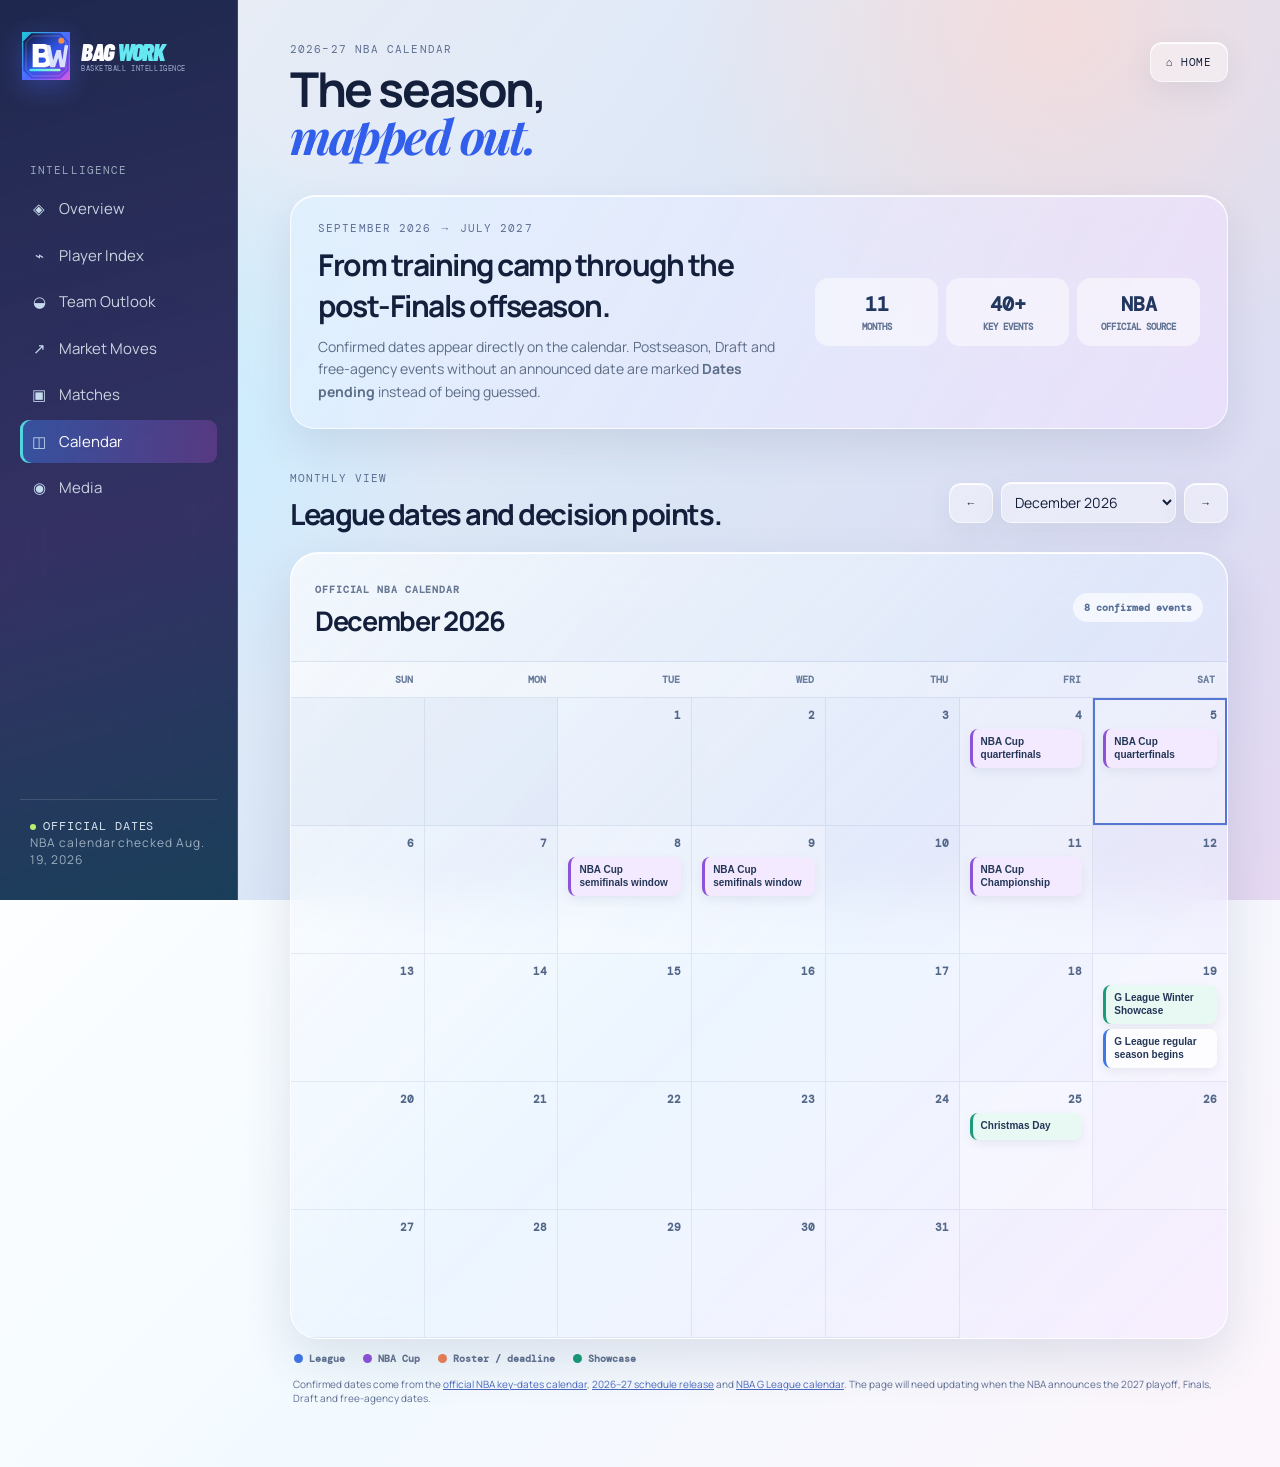
<file: calendar.html>
<!doctype html>
<html lang="en">
<head>
  <meta charset="UTF-8">
  <meta name="viewport" content="width=device-width,initial-scale=1.0">
  <script src="analytics.js"></script>
  <title>BagWork — NBA Calendar</title><link rel="icon" href="bagwork-mark.svg" type="image/svg+xml">
  <link rel="stylesheet" href="styles.css?v=8">
  <link rel="stylesheet" href="market.css?v=5">
</head>
<body>
  <div class="app-shell">
    <aside class="sidebar">
      <a class="brand" href="index.html" aria-label="BagWork home"><span class="brand-mark" aria-hidden="true"><img src="bagwork-mark.svg" alt=""></span><span class="brand-type"><strong class="brand-name">BAG<span>WORK</span></strong><small class="brand-tag">BASKETBALL INTELLIGENCE</small></span></a>
      <nav>
        <p class="nav-label">INTELLIGENCE</p>
        <a class="nav-link" href="index.html"><span>◈</span>Overview</a>
        <a class="nav-link" href="players.html"><span>⌁</span>Player Index</a>
        <a class="nav-link" href="teams.html"><span>◒</span>Team Outlook</a>
        <a class="nav-link" href="market.html"><span>↗</span>Market Moves</a>
        <a class="nav-link" href="matches.html"><span>▣</span>Matches</a>
        <a class="nav-link active" href="calendar.html"><span>◫</span>Calendar</a>
        <a class="nav-link" href="media.html"><span>◉</span>Media</a>
      </nav>
      <div class="sidebar-bottom"><span class="live-dot"></span>OFFICIAL DATES<br><small>NBA calendar checked Aug. 19, 2026</small></div>
    </aside>
    <main>
      <header>
        <div><p class="eyebrow">2026–27 NBA CALENDAR</p><h1>The season,<br><em>mapped out.</em></h1></div>
        <div class="header-actions"><a class="outline-btn" href="index.html">⌂ HOME</a></div>
      </header>
      <section class="calendar-page-intro">
        <div><p class="eyebrow">SEPTEMBER 2026 → JULY 2027</p><h2>From training camp through the post-Finals offseason.</h2><p>Confirmed dates appear directly on the calendar. Postseason, Draft and free-agency events without an announced date are marked <b>Dates pending</b> instead of being guessed.</p></div>
        <div class="calendar-kpis"><span><b>11</b> MONTHS</span><span><b>40+</b> KEY EVENTS</span><span><b>NBA</b> OFFICIAL SOURCE</span></div>
      </section>
      <section class="calendar-section calendar-page">
        <div class="section-heading calendar-heading"><div><p class="eyebrow">MONTHLY VIEW</p><h2>League dates and decision points.</h2></div><div class="calendar-nav"><button class="outline-btn" id="calendarPrev" aria-label="Previous month">←</button><select class="season-select" id="calendarMonth" aria-label="Calendar month"></select><button class="outline-btn" id="calendarNext" aria-label="Next month">→</button></div></div>
        <div class="month-calendar" id="monthCalendar" aria-live="polite"></div>
        <div class="calendar-legend"><span><i class="league"></i>League</span><span><i class="cup"></i>NBA Cup</span><span><i class="deadline"></i>Roster / deadline</span><span><i class="showcase"></i>Showcase</span></div>
        <p class="calendar-source">Confirmed dates come from the <a href="https://www.nba.com/news/key-dates" target="_blank" rel="noreferrer">official NBA key-dates calendar</a>, <a href="https://www.nba.com/news/2026-27-nba-regular-season-schedule" target="_blank" rel="noreferrer">2026–27 schedule release</a> and <a href="https://gleague.nba.com/key-dates" target="_blank" rel="noreferrer">NBA G League calendar</a>. The page will need updating when the NBA announces the 2027 playoff, Finals, Draft and free-agency dates.</p>
      </section>
    </main>
  </div>
  <script src="season-calendar.js?v=2"></script>
</body>
</html>
</file>
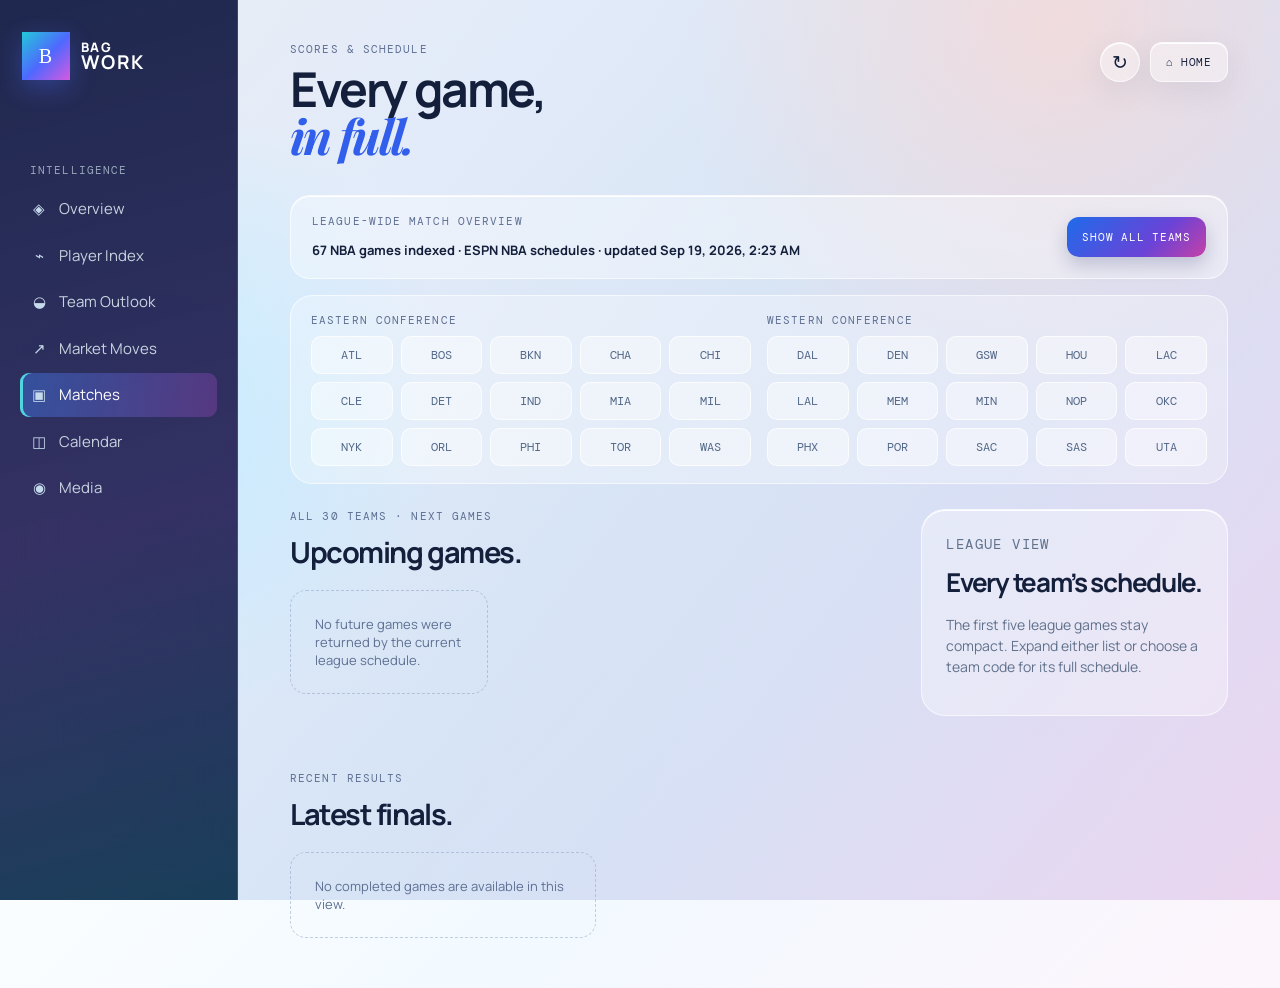
<file: matches.html>
<!doctype html>
<html lang="en">
<head>
  <meta charset="UTF-8">
  <meta name="viewport" content="width=device-width,initial-scale=1.0">
  <script src="analytics.js"></script>
  <title>BagWork — Matches</title><link rel="icon" href="bagwork-mark.svg" type="image/svg+xml">
  <link rel="stylesheet" href="styles.css?v=8">
</head>
<body>
  <div class="app-shell">
    <aside class="sidebar">
      <a class="brand" href="index.html" aria-label="BagWork home"><span class="brand-mark" aria-hidden="true"><img src="bagwork-mark.svg" alt=""></span><span class="brand-type"><strong class="brand-name">BAG<span>WORK</span></strong><small class="brand-tag">BASKETBALL INTELLIGENCE</small></span></a>
      <nav>
        <p class="nav-label">INTELLIGENCE</p>
        <a class="nav-link" href="index.html"><span>◈</span>Overview</a>
        <a class="nav-link" href="players.html"><span>⌁</span>Player Index</a>
        <a class="nav-link" href="teams.html"><span>◒</span>Team Outlook</a>
        <a class="nav-link" href="market.html"><span>↗</span>Market Moves</a>
        <a class="nav-link active" href="matches.html"><span>▣</span>Matches</a>
        <a class="nav-link" href="calendar.html"><span>◫</span>Calendar</a>
        <a class="nav-link" href="media.html"><span>◉</span>Media</a>
      </nav>
    </aside>
    <main>
      <header>
        <div><p class="eyebrow">SCORES & SCHEDULE</p><h1>Every game,<br><em>in full.</em></h1></div>
        <div class="header-actions"><button class="icon-btn" id="refreshMatches">↻</button><a class="outline-btn" href="index.html">⌂ HOME</a></div>
      </header>
      <section class="league-toolbar"><div><p class="eyebrow">LEAGUE-WIDE MATCH OVERVIEW</p><b id="matchStatus">Loading every team’s next game…</b></div><button class="dark-btn" id="clearTeam">SHOW ALL TEAMS</button></section>
      <section class="team-picker"><div><p class="eyebrow">EASTERN CONFERENCE</p><div id="eastTeams" class="team-column"></div></div><div><p class="eyebrow">WESTERN CONFERENCE</p><div id="westTeams" class="team-column"></div></div></section>
      <section id="following" class="following-section" hidden><p class="eyebrow">FOLLOWING</p><div id="followingTeams" class="following-list"></div></section>
      <section class="match-grid">
        <section><div class="section-heading"><div><p class="eyebrow" id="matchScope">ALL TEAMS</p><h2>Upcoming games.</h2></div></div><div id="upcomingMatches" class="match-list"></div></section>
        <aside id="teamGameAnalysis" class="game-analysis"><p class="eyebrow">LEAGUE VIEW</p><h2>Choose a team.</h2><p>Choose a short team code to focus the schedule, results, and team-specific match analysis.</p></aside>
      </section>
      <section class="results-section"><div class="section-heading"><div><p class="eyebrow">RECENT RESULTS</p><h2>Latest finals.</h2></div></div><div id="recentResults" class="match-list"></div></section>
      <section id="gameDetail" class="boxscore-panel" hidden></section>
    </main>
  </div>
  <script src="matches.js"></script>
</body>
</html>
</file>
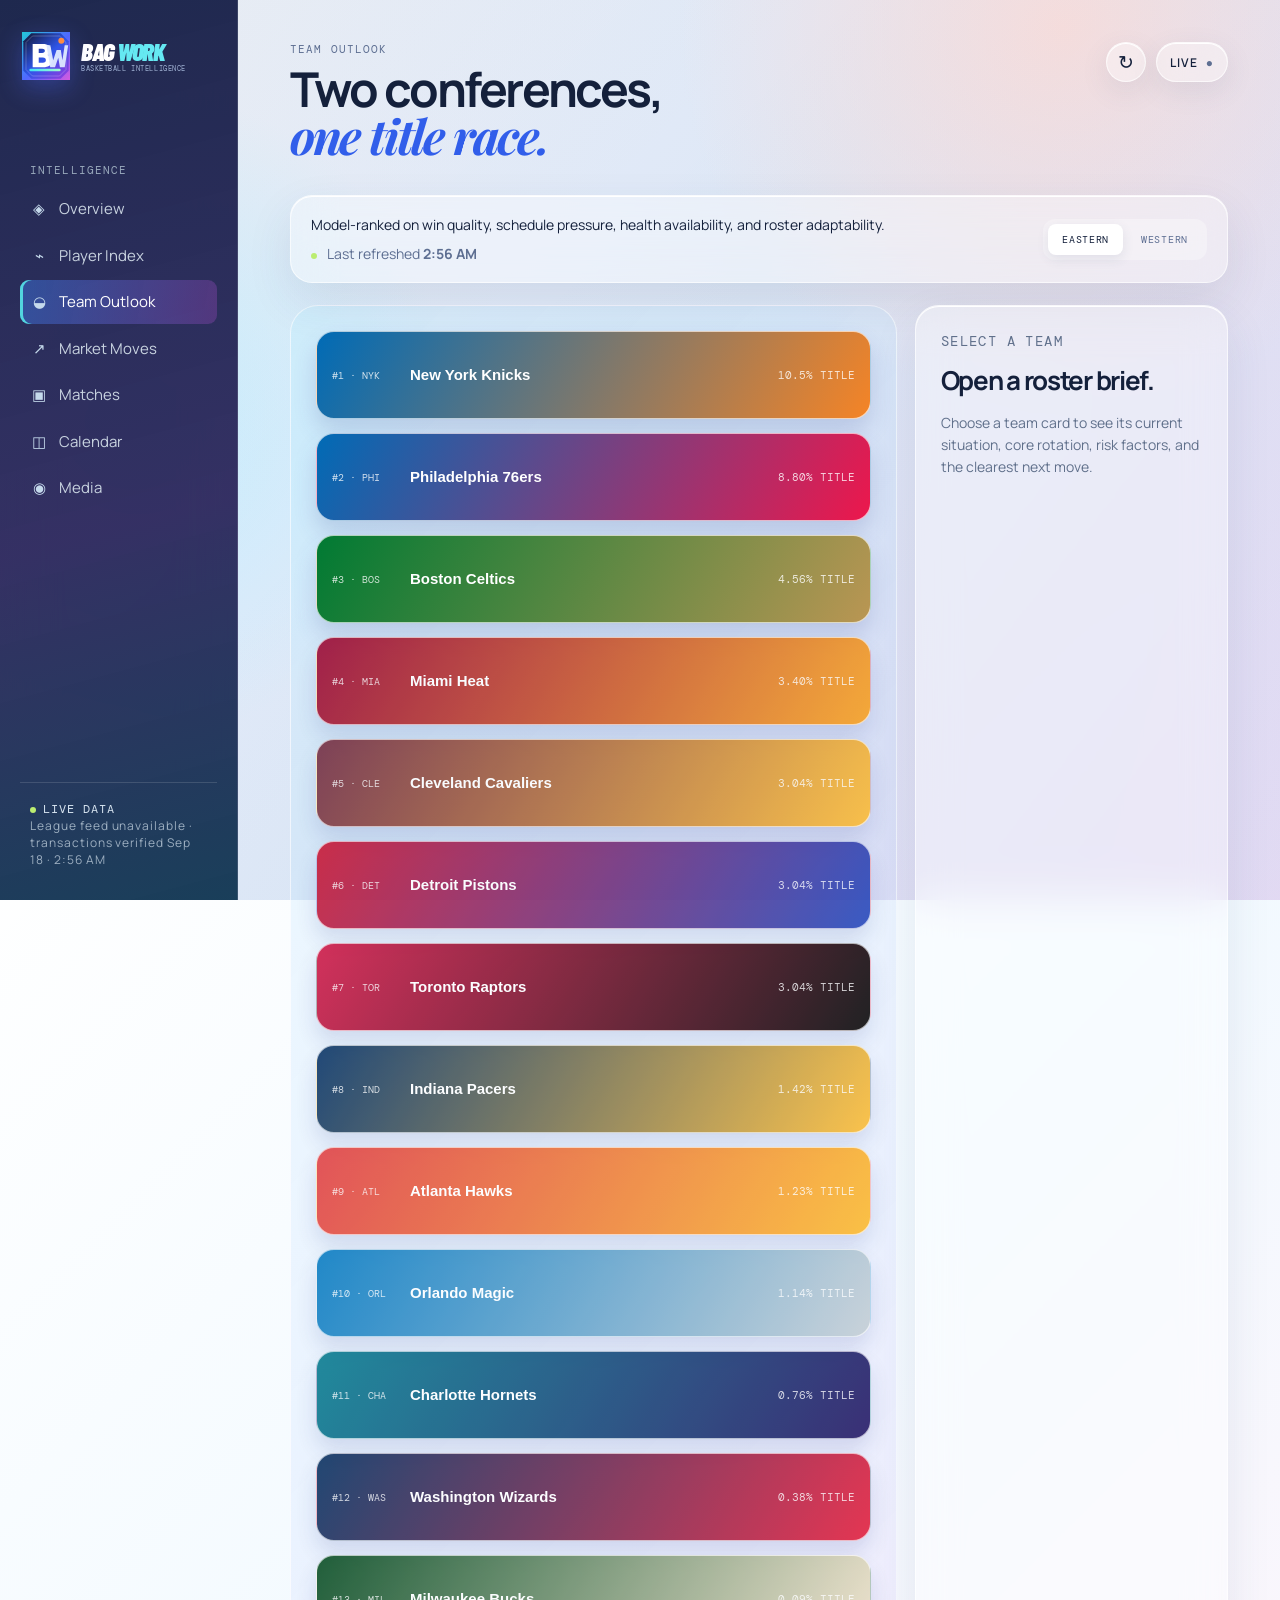
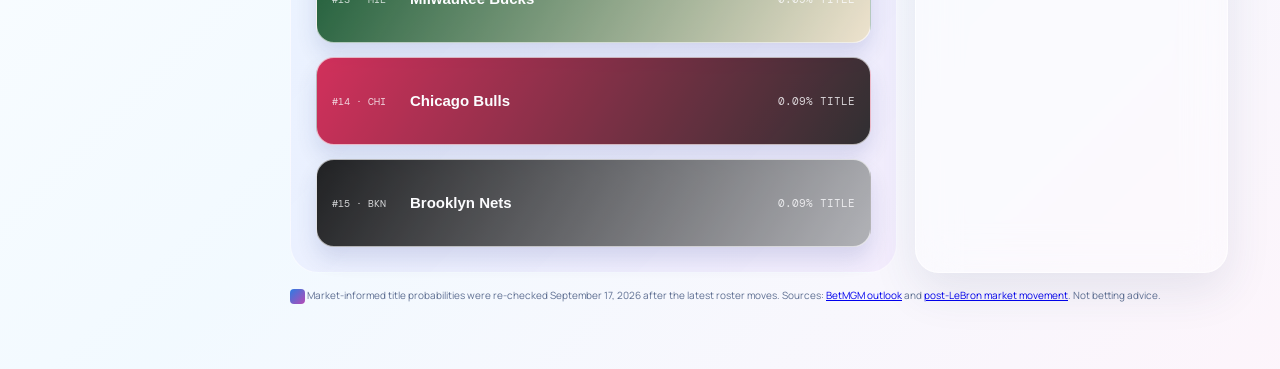
<file: teams.html>
<!doctype html>
<html lang="en">
<head>
  <meta charset="UTF-8">
  <meta name="viewport" content="width=device-width,initial-scale=1.0">
  <script src="analytics.js"></script>
  <title>BagWork — Team Outlook</title><link rel="icon" href="bagwork-mark.svg" type="image/svg+xml">
  <link rel="stylesheet" href="styles.css?v=8">
  <link rel="stylesheet" href="enhancements.css?v=2">
</head>
<body>
  <div class="app-shell">
    <aside class="sidebar">
      <a class="brand" href="index.html" aria-label="BagWork home"><span class="brand-mark" aria-hidden="true"><img src="bagwork-mark.svg" alt=""></span><span class="brand-type"><strong class="brand-name">BAG<span>WORK</span></strong><small class="brand-tag">BASKETBALL INTELLIGENCE</small></span></a>
      <nav><p class="nav-label">INTELLIGENCE</p><a class="nav-link" href="index.html"><span>◈</span>Overview</a><a class="nav-link" href="players.html"><span>⌁</span>Player Index</a><a class="nav-link active" href="teams.html"><span>◒</span>Team Outlook</a><a class="nav-link" href="market.html"><span>↗</span>Market Moves</a></nav>
      <div class="sidebar-bottom"><span class="live-dot"></span>LIVE DATA<br><small data-live-status>Connecting to league feed…</small></div>
    </aside>
    <main>
      <header><div><p class="eyebrow">TEAM OUTLOOK</p><h1>Two conferences,<br><em>one title race.</em></h1></div><div class="header-actions"><button class="icon-btn js-refresh" aria-label="Refresh league data">↻</button><span class="profile live-profile">LIVE <span>●</span></span></div></header>
      <section class="team-intro"><div><p>Model-ranked on win quality, schedule pressure, health availability, and roster adaptability.</p><small><span class="live-dot"></span> Last refreshed <b data-refresh-time>—</b></small></div><div class="conference-switch" role="tablist"><button class="tab active" data-conference="East">EASTERN</button><button class="tab" data-conference="West">WESTERN</button></div></section>
      <section class="team-layout"><div class="hex-board" id="hexBoard"></div><aside class="team-detail" id="teamDetail"><p class="eyebrow">SELECT A TEAM</p><h2>Open a roster brief.</h2><p>Choose a team to see its current situation, core rotation, risk factors, and smartest next move.</p></aside></section>
      <section class="model-key"><span class="hex-mini"></span> Roster membership is checked against BagWork’s latest ESPN roster snapshot before a full team profile is shown.</section>
    </main>
  </div>
  <script src="roster-data.js?v=2"></script>
  <script src="app.js?v=11"></script>
</body>
</html>
</file>
<file: styles.css>
@import url('https://fonts.googleapis.com/css2?family=Barlow+Condensed:ital,wght@0,700;0,800;0,900;1,800;1,900&family=DM+Mono&family=Manrope:wght@400;500;600;700;800&family=Playfair+Display:ital,wght@0,700;1,700&display=swap');
.brand{gap:11px!important;margin-left:2px!important}.brand-mark{position:relative!important;display:grid!important;place-items:center!important;width:48px!important;height:48px!important;min-width:48px!important;border:0!important;border-radius:0!important;background:none!important;box-shadow:0 14px 30px #2347c85c!important;overflow:visible!important;transition:transform .22s ease,filter .22s ease}.brand:hover .brand-mark{transform:translateY(-2px) rotate(-2deg);filter:saturate(1.15) brightness(1.06)}.brand-mark:before,.brand-mark:after{content:none!important}.brand-mark img{display:block;width:100%;height:100%;object-fit:contain}.brand-type{display:flex!important;min-width:0!important;flex-direction:column!important;gap:2px!important}.brand-name{font:900 italic 25px/.9 "Barlow Condensed",Impact,sans-serif!important;letter-spacing:-.045em!important;white-space:nowrap!important}.brand-name>span{margin-left:3px!important;color:#65e8f2!important;font-style:italic!important}.brand-tag{color:#9fb0d2!important;font:7px/1 "DM Mono",monospace!important;letter-spacing:.08em!important;white-space:nowrap!important}.team-logo{overflow:hidden;border:1px solid #ffffffa6;background:linear-gradient(145deg,#ffffffd9,#e8f0ffb8)!important}.team-logo img{display:block;width:82%;height:82%;object-fit:contain}.team-logo>span:not([hidden]){display:grid;width:100%;height:100%;place-items:center;color:#315087;font:700 11px "DM Mono"}@media(max-width:900px){.brand{width:max-content}.brand-mark{width:43px!important;height:43px!important;min-width:43px!important}.brand-name{font-size:23px!important}.brand-tag{font-size:6px!important}}
.team-themed{background:radial-gradient(circle at 88% 4%,color-mix(in srgb,var(--team-secondary) 40%,white),transparent 35%),radial-gradient(circle at 8% 78%,color-mix(in srgb,var(--team-primary) 26%,white),transparent 33%),linear-gradient(135deg,color-mix(in srgb,var(--team-primary) 12%,#edf5ff),color-mix(in srgb,var(--team-secondary) 15%,#f7efff))!important}.team-themed .sidebar{background:linear-gradient(165deg,color-mix(in srgb,var(--team-primary) 78%,#111b3a),color-mix(in srgb,var(--team-secondary) 58%,#111b3a))!important}.team-themed .team-hero{background:linear-gradient(125deg,color-mix(in srgb,var(--team-primary) 24%,#ffffffb8),color-mix(in srgb,var(--team-secondary) 22%,#ffffffa8))!important;border-color:color-mix(in srgb,var(--team-primary) 38%,white)!important}.team-themed .roster-section{background:linear-gradient(145deg,#ffffff8c,color-mix(in srgb,var(--team-secondary) 11%,#ffffff7a))!important}.team-themed .coach-card,.team-themed .team-source{border:1px solid color-mix(in srgb,var(--team-primary) 25%,white);background:#ffffff9c!important}.team-themed .live-dot{background:color-mix(in srgb,var(--team-secondary) 70%,#dfff9b)!important}
.player-avatar{position:relative;width:42px!important;height:42px!important;min-width:42px!important;overflow:hidden!important;border:1px solid #ffffffc7!important;background:linear-gradient(145deg,#dce9ff,#eedfff)!important;box-shadow:0 5px 14px #273b7330!important}.player-avatar img{display:block;width:100%;height:100%;object-fit:cover;object-position:top center;background:#dfe7f7}.player-avatar>span{width:100%;height:100%;place-items:center;font:700 11px 'DM Mono';color:#40598f}.player-avatar>span:not([hidden]){display:grid}.player-link{min-height:44px}.player-link:hover .player-avatar{transform:scale(1.06);box-shadow:0 7px 18px #3158b342!important}.compare-panel[hidden]{display:none!important}
:root{font-size:17px}.nav-link{font-size:15px!important;line-height:1.3}.nav-label,.eyebrow{font-size:11px!important;letter-spacing:.1em!important}.sidebar-bottom,.sidebar-bottom small{font-size:12px!important;line-height:1.45}.hero-body>p,.hero-team div span,.hero-footer,.hero-scale,.metrics-grid p,.metrics-grid span,.conference-head span{font-size:12px!important}.hero-team h2{font-size:25px!important}.data-note b,.data-note p,.team-intro p,.team-intro small,.team-detail p,.market-card p,.calendar-intro p,.event-card b,.event-card small{font-size:14px!important;line-height:1.55!important}.outline-btn,.dark-btn,.text-button,.model-chip,.season-select,.select-wrap,.market-card button{font-size:11px!important}.search-field input,.select-wrap select,.season-select{font-size:14px!important}.rank-toolbar b{font-size:15px!important}th{font-size:10px!important}td{font-size:14px!important;line-height:1.4}.player-cell{font-size:14px!important}.panel-footer{font-size:13px!important}.game-card>span,.game-card small,.game-card i,.boxscore-grid a span,.news-meta{font-size:12px!important}.game-card b{font-size:17px!important}.game-analysis p,.boxscore-grid a,.news-card p,.source-card span{font-size:14px!important;line-height:1.5!important}.news-card h3{font-size:19px!important}.team-code{font-size:12px!important}.hex b{font-size:12px!important}.hex small,.hex em{font-size:10px!important}.profile-meta b,.profile-meta span,.coach-card b,.coach-card span,.roster-person b,.roster-person small,.team-source{font-size:13px!important}.player-stats span,.player-stats b{font-size:12px!important}.player-stats b{font-size:27px!important}@media(max-width:560px){:root{font-size:16px}.nav-link{font-size:14px!important}.game-card b{font-size:16px!important}td{font-size:13px!important}}
.live-profile{display:inline-flex;align-items:center;min-height:40px;letter-spacing:.08em}.live-profile span{color:#2d9864;padding-left:7px}
:root{--blue:#315eea!important;--violet:#8a45d6!important;--ink:#14203b!important;--muted:#5e6f92!important}.app-shell{background:linear-gradient(135deg,#ffcc6614,transparent 25%,#30a8ff10 65%,#d85dc410)!important}.sidebar{background:linear-gradient(165deg,rgba(17,28,67,.94),rgba(35,28,83,.9) 58%,rgba(10,49,77,.93))!important}.brand-mark{border:0!important;background:linear-gradient(135deg,#23c7d9,#4f68ff 52%,#d65adf)!important;color:#fff!important;box-shadow:0 8px 24px #4f68ff55!important}.nav-link:hover,.nav-link.active{background:linear-gradient(100deg,#3e87ff66,#c452df40)!important;box-shadow:inset 3px 0 #52d5df!important}.hero-card{background:linear-gradient(125deg,#e9faffb8,#d9e2ff9e 56%,#f8dbff9e)!important}.signal-card{background:linear-gradient(135deg,#172f73,#57288b 58%,#b13f8e)!important}.dark-btn{background:linear-gradient(135deg,#1f6bea,#6a43d7 62%,#c640a6)!important}.market-hero{background:linear-gradient(115deg,#49b9ee9e,#8872f0a1,#ef81989c)!important}.team-code:hover,.team-code.active{background:linear-gradient(135deg,#266fe7,#a344d8)!important;border-color:#5e59e7!important}.game-card:hover,.news-card:hover,.market-card:hover{border-color:#83a7ff!important;box-shadow:0 14px 28px #4358b52b,inset 0 1px #fff!important}.hex-board{grid-template-columns:repeat(3,minmax(0,1fr))!important;min-height:0!important;background:linear-gradient(135deg,#bcefff4d,#e2c8ff38)!important}.hex{min-height:116px!important;aspect-ratio:auto!important;padding:17px 15px!important;border:1px solid #ffffffa8!important;border-radius:18px!important;clip-path:none!important;background:linear-gradient(135deg,#2b7bdc,#6746bf)!important;box-shadow:0 12px 22px #3a4b9630!important;opacity:.86!important}.hex:nth-child(3n+2){background:linear-gradient(135deg,#0b9fb4,#416de1)!important}.hex:nth-child(3n){background:linear-gradient(135deg,#7546c7,#be4d9a)!important}.hex:nth-child(-n+3),.hex.selected{background:linear-gradient(135deg,#213f9b,#7b3ed3 58%,#d349aa)!important;opacity:1!important}.hex:hover{transform:translateY(-4px)!important}.hex-mini{border-radius:4px!important;clip-path:none!important;background:linear-gradient(135deg,#2c7ce3,#b849b5)!important}.player-pagination{display:flex;align-items:center;gap:5px;margin-left:auto}.player-pagination button{min-width:30px;height:30px;padding:0 8px;border:1px solid #c1cdf1;background:#ffffff8c;color:#40577f;border-radius:8px;font:10px 'DM Mono'}.player-pagination button.active{background:linear-gradient(135deg,#376ee6,#8650d5);border-color:transparent;color:#fff}.player-pagination button:disabled{opacity:.35;cursor:not-allowed}.player-pagination span{color:#7082a6;font:12px 'DM Mono'}.expand-schedule{margin-top:2px;border-color:#8767e0a8!important;background:linear-gradient(100deg,#e9f7ffb8,#f4e5ffb8)!important;color:#4b45a1!important}@media(max-width:900px){.hex-board{grid-template-columns:repeat(2,minmax(0,1fr))!important}}@media(max-width:560px){.hex-board{grid-template-columns:1fr!important}.player-pagination{width:100%;margin:12px 0 0;justify-content:center}.panel-footer{flex-wrap:wrap}.hex{min-height:92px!important}}
.league-list{grid-template-columns:repeat(3,minmax(0,1fr));gap:9px}.league-list .game-card{grid-template-columns:1fr;gap:6px;padding:14px}.league-list .game-card small{grid-column:auto}.league-list .game-card i{display:none}.expand-schedule{width:100%;padding:14px;border:1px dashed #7188b8a1;border-radius:15px;background:#ffffff4a;color:#4260b4;font:11px 'DM Mono';letter-spacing:.07em}@media(max-width:1000px){.league-list{grid-template-columns:repeat(2,minmax(0,1fr))}}@media(max-width:560px){.league-list{grid-template-columns:1fr}}
.league-toolbar{display:flex;justify-content:space-between;align-items:center;gap:20px;padding:18px 21px;margin-bottom:16px;border:1px solid var(--line);border-radius:20px;background:#ffffff56;box-shadow:inset 0 1px #fff}.league-toolbar b{font-size:13px}.team-picker{display:grid;grid-template-columns:1fr 1fr;gap:16px;padding:17px 20px;margin-bottom:25px;border:1px solid var(--line);border-radius:22px;background:#ffffff48}.team-column{display:grid;grid-template-columns:repeat(5,1fr);gap:8px}.team-code{position:relative;padding:10px 3px;border:1px solid #ffffffb3;border-radius:10px;background:#ffffff6b;color:#536889;font:11px 'DM Mono'}.team-code:hover,.team-code.active{background:#526dcc;color:white;border-color:#526dcc}.team-code span{position:absolute;right:4px;top:2px;color:#e7ed81;font-size:8px}.preview-clubs{display:grid;grid-template-columns:1fr 1fr;gap:13px;margin:18px 0}.preview-clubs div{display:flex;align-items:center;gap:12px;padding:14px;border-radius:15px;background:#ffffff78}.preview-clubs img{width:42px;height:42px;object-fit:contain}.preview-clubs b,.preview-clubs span{display:block}.preview-clubs b{font-size:13px}.preview-clubs span{margin-top:3px;color:var(--muted);font-size:10px}@media(max-width:700px){.league-toolbar{align-items:flex-start;flex-direction:column}.team-picker{grid-template-columns:1fr}.team-column{grid-template-columns:repeat(5,1fr)}.preview-clubs{grid-template-columns:1fr}}
.compare-panel{display:grid;grid-template-columns:260px 1fr;gap:24px;margin:-4px 0 20px;padding:22px;border:1px solid var(--line);border-radius:20px;background:#ffffff5d;box-shadow:inset 0 1px #fff}.compare-panel h2{font-size:24px}.compare-panel label{display:block;margin-top:12px;color:var(--muted);font:10px 'DM Mono'}.compare-panel select{display:block;width:100%;margin-top:5px;padding:9px;border:1px solid #ffffffa8;border-radius:10px;background:#fff;font:12px Manrope}.compare-panel table{min-width:0}.compare-panel th,.compare-panel td{text-align:center}@media(max-width:700px){.compare-panel{grid-template-columns:1fr}}
.player-ability{display:grid;grid-template-columns:1fr 260px;gap:24px;align-items:center;margin-top:18px;padding:23px 28px;border:1px solid var(--line);border-radius:24px;background:#ffffff56;box-shadow:inset 0 1px #fff}.player-ability h2{font-size:25px}.player-ability p:not(.eyebrow){max-width:430px;color:#60718b;font-size:13px;line-height:1.55}.player-ability svg{width:230px;justify-self:center}@media(max-width:700px){.player-ability{grid-template-columns:1fr}.player-ability svg{justify-self:start}}
.match-controls{display:flex;align-items:end;gap:12px;padding:17px 20px;margin-bottom:17px;border:1px solid var(--line);border-radius:20px;background:#ffffff54;box-shadow:inset 0 1px #fff}.match-controls #matchStatus{margin-left:auto;color:var(--muted);font-size:12px}.following-section{margin-bottom:22px}.following-list{display:flex;gap:9px;overflow:auto}.following-list button{padding:9px 12px;border:1px solid #ffffffb3;border-radius:12px;background:#ffffff65;color:var(--ink);font:11px 'DM Mono';white-space:nowrap}.following-list span{margin-left:5px;color:var(--muted);font-family:Manrope}.match-grid{display:grid;grid-template-columns:1.6fr .8fr;gap:18px}.match-list{display:grid;gap:10px}.game-card{display:grid;grid-template-columns:140px 1fr auto;align-items:center;gap:14px;width:100%;padding:18px;text-align:left;border:1px solid var(--line);border-radius:18px;background:#ffffff5e;color:var(--ink);box-shadow:inset 0 1px #fff}.game-card>span{color:#6379aa;font:10px 'DM Mono'}.game-card b{font-size:15px}.game-card small{grid-column:2;color:var(--muted);font-size:11px}.game-card i{grid-column:3;grid-row:1/3;color:#4662b5;font:10px 'DM Mono';font-style:normal}.game-analysis,.boxscore-panel{padding:24px;border:1px solid var(--line);border-radius:24px;background:#ffffff55;box-shadow:inset 0 1px #fff}.game-analysis h2,.boxscore-panel h2{font-size:26px}.game-analysis p{color:#60718b;font-size:14px;line-height:1.6}.game-analysis small{color:var(--muted);font-size:11px}.results-section{margin-top:55px}.empty-card{padding:24px;border:1px dashed #8599bf75;border-radius:16px;color:var(--muted);font-size:13px}.boxscore-panel{margin-top:20px}.highlight-link{display:inline-block;margin:12px 0 19px;color:#405fae;font:10px 'DM Mono';letter-spacing:.07em}.boxscore-grid{display:grid;grid-template-columns:1fr 1fr;gap:15px}.boxscore-grid article{padding:17px;border-radius:17px;background:#ffffff6e}.boxscore-grid h3{font-size:14px}.boxscore-head{display:flex;justify-content:space-between;margin:13px 0 4px;color:var(--muted);font:9px 'DM Mono'}.boxscore-grid a{display:flex;justify-content:space-between;gap:12px;padding:9px 0;border-top:1px solid #8395b72c;color:var(--ink);text-decoration:none;font-size:12px}.boxscore-grid a:hover b{color:#416cf3}.boxscore-grid a span{color:#5f7294;font:10px 'DM Mono'}@media(max-width:780px){.match-controls{align-items:stretch;flex-wrap:wrap}.match-controls #matchStatus{width:100%;margin:0}.match-grid{grid-template-columns:1fr}.game-card{grid-template-columns:1fr}.game-card small,.game-card i{grid-column:auto;grid-row:auto}.boxscore-grid{grid-template-columns:1fr}}
.roster-person img{width:32px;height:32px;object-fit:cover;object-position:top;border-radius:50%;background:#dce7ff}.stat-select{min-width:168px}.media-grid{display:grid;grid-template-columns:1.6fr .8fr;gap:18px}.media-feed,.source-stack{display:grid;gap:12px}.news-card,.source-card{padding:19px;border:1px solid var(--line);border-radius:20px;background:#ffffff5c;box-shadow:inset 0 1px #fff}.news-card{display:grid;grid-template-columns:130px 1fr;gap:16px;text-decoration:none;color:var(--ink)}.news-card img{width:130px;height:84px;object-fit:cover;border-radius:12px;background:#dce7ff}.news-card h3{font-size:17px;line-height:1.25}.news-card p{margin:7px 0;color:#61718d;font-size:13px;line-height:1.45}.news-meta{color:#6379ac;font:10px 'DM Mono'}.source-card{text-decoration:none;color:var(--ink)}.source-card b,.source-card span{display:block}.source-card span{margin-top:5px;color:#60718d;font-size:12px}.news-loading{padding:32px;color:var(--muted);text-align:center}@media(max-width:750px){.media-grid{grid-template-columns:1fr}.news-card{grid-template-columns:90px 1fr}.news-card img{width:90px;height:70px}}
.player-cell{cursor:pointer}.player-link{padding:0;border:0;background:transparent;color:inherit;font:inherit;text-align:left}.player-cell:hover{color:#416cf3}
.profile-page{max-width:1080px}.player-hero,.team-hero{display:grid;grid-template-columns:300px 1fr;gap:32px;align-items:center;padding:27px;border:1px solid var(--line);border-radius:30px;background:linear-gradient(125deg,#ffffff75,#dce8ff66);box-shadow:0 18px 45px #33466e1a, inset 0 1px #fff;backdrop-filter:blur(20px)}.player-photo{height:310px;overflow:hidden;border-radius:22px;background:linear-gradient(145deg,#5269bd,#9271d5);display:flex;align-items:end;justify-content:center}.player-photo img{display:block;width:100%;height:100%;object-fit:cover;object-position:top}.player-photo span{padding:18px;color:#fff;font-size:38px;font-weight:800}.player-hero h2,.team-hero h2{font-size:38px}.bio{max-width:600px;color:#566986;font-size:15px;line-height:1.6}.state-pill{display:inline-block;margin:11px 0;padding:7px 10px;border-radius:12px;background:#dcf5dc;color:#357642;font:10px 'DM Mono';letter-spacing:.04em}.profile-meta{display:flex;gap:20px;margin:15px 0}.profile-meta span,.coach-card span{display:block;color:var(--muted);font:9px 'DM Mono';letter-spacing:.07em}.profile-meta b,.coach-card b{display:block;margin-top:3px;font-size:12px;color:var(--ink)}.social-link{display:inline-block;margin-top:6px;color:#405eae;font:10px 'DM Mono';letter-spacing:.08em;text-decoration:none}.stat-title{margin:47px 0 17px}.stat-title h2{font-size:29px}.player-stats{display:grid;grid-template-columns:repeat(4,1fr);gap:12px}.player-stats article{padding:18px;border:1px solid var(--line);border-radius:18px;background:#ffffff57;box-shadow:inset 0 1px #fff}.player-stats span{display:block;color:var(--muted);font:9px 'DM Mono';letter-spacing:.08em}.player-stats b{display:block;margin-top:7px;font-size:25px;letter-spacing:-.06em}.form-panel{display:flex;justify-content:space-between;align-items:center;gap:30px;margin-top:18px;padding:24px 28px;border-radius:24px;background:linear-gradient(115deg,#d3ecffad,#e5dbffb3);border:1px solid var(--line)}.form-panel h2{font-size:22px}.form-panel p{max-width:580px;color:#546887;font-size:12px;line-height:1.55}.form-bars{display:flex;gap:7px;align-items:flex-end;height:80px}.form-bars i{display:block;width:14px;border-radius:8px 8px 2px 2px;background:linear-gradient(#7c9eff,#5267c8)}.form-bars i:nth-child(1){height:32%}.form-bars i:nth-child(2){height:54%}.form-bars i:nth-child(3){height:47%}.form-bars i:nth-child(4){height:76%}.form-bars i:nth-child(5){height:100%}.team-hero img{width:250px;max-height:230px;object-fit:contain;justify-self:center;filter:drop-shadow(0 16px 20px #33466e42)}.coach-card{display:inline-block;margin-top:10px;padding:12px 16px;border-radius:12px;background:#ffffff83}.roster-grid{display:grid;grid-template-columns:1fr 1fr;gap:18px;margin-top:19px}.roster-section{padding:23px;border:1px solid var(--line);border-radius:25px;background:#ffffff57;box-shadow:inset 0 1px #fff}.roster-section h2{margin-bottom:16px;font-size:24px}.roster-person{display:flex;align-items:center;gap:10px;padding:11px 0;border-top:1px solid #8498bc2b;color:var(--ink);text-decoration:none}.roster-person>span{display:grid;place-items:center;width:32px;height:32px;border-radius:50%;background:linear-gradient(135deg,#d8e6ff,#eadcff);color:#4260ab;font:10px 'DM Mono'}.roster-person div{flex:1}.roster-person b,.roster-person small{display:block}.roster-person b{font-size:12px}.roster-person small{margin-top:2px;color:var(--muted);font-size:10px}.roster-person i{color:#5a71b9;font-style:normal}.roster-person:hover b{color:#416cf3}.team-source{margin-top:18px;padding:15px;border-radius:15px;background:#ffffff52;color:#5d6e8c;font-size:11px}@media(max-width:700px){.player-hero,.team-hero{grid-template-columns:1fr}.player-photo{height:270px}.team-hero img{width:180px}.player-stats{grid-template-columns:repeat(2,1fr)}.form-panel{display:block}.form-bars{margin-top:22px}.roster-grid{grid-template-columns:1fr}.profile-meta{flex-wrap:wrap}}
.home-link{display:inline-block;margin-bottom:18px;color:#415eaa;text-decoration:none;font:10px 'DM Mono';letter-spacing:.08em}.home-link:hover{color:#253e8c}.ability-chart{position:relative;width:100%;max-width:270px;margin:20px auto 16px}.ability-chart svg{display:block;width:100%;height:auto}.ability-labels span{position:absolute;color:#5e7196;font:8px 'DM Mono';letter-spacing:.03em}.ability-labels b{display:block;color:#2d477f;font-size:10px}.ability-l0{top:0;left:50%;transform:translateX(-50%)}.ability-l1{top:24%;right:-1%}.ability-l2{bottom:15%;right:-1%}.ability-l3{bottom:0;left:50%;transform:translateX(-50%)}.ability-l4{bottom:15%;left:0}.ability-l5{top:24%;left:0}
.salary-analysis{margin-top:19px;padding:27px;border:1px solid var(--line);border-radius:28px;background:linear-gradient(145deg,#ffffff91,#f1f5ff68);box-shadow:0 18px 45px #33466e1a,inset 0 1px #fff;backdrop-filter:blur(22px)}.salary-head{display:flex;align-items:flex-start;justify-content:space-between;gap:24px}.salary-head h2{font-size:30px}.salary-head p:not(.eyebrow){max-width:650px;margin:8px 0 0;color:var(--muted);font-size:14px;line-height:1.55}.salary-market-link{flex:0 0 auto;padding:12px 15px;border:1px solid color-mix(in srgb,var(--team-primary,#315eea) 25%,white);border-radius:13px;background:linear-gradient(120deg,color-mix(in srgb,var(--team-primary,#315eea) 15%,white),color-mix(in srgb,var(--team-secondary,#8a45d6) 14%,white));color:var(--ink);font:700 10px 'DM Mono';letter-spacing:.06em;text-decoration:none}.salary-market-link:hover{transform:translateY(-2px);box-shadow:0 10px 24px #354b7d1f}.salary-summary{display:grid;grid-template-columns:repeat(4,1fr);gap:10px;margin:23px 0}.salary-summary article{min-height:105px;padding:16px;border:1px solid #ffffffa6;border-radius:18px;background:#ffffff69}.salary-summary article:first-child{background:linear-gradient(135deg,color-mix(in srgb,var(--team-primary,#315eea) 80%,#162140),color-mix(in srgb,var(--team-secondary,#8a45d6) 70%,#162140));color:#fff}.salary-summary span,.salary-summary small{display:block;font:9px 'DM Mono';letter-spacing:.07em}.salary-summary span{color:var(--muted)}.salary-summary article:first-child span,.salary-summary article:first-child small{color:#ffffffbd}.salary-summary b{display:block;margin-top:10px;font-size:21px;letter-spacing:-.04em}.salary-summary small{margin-top:5px}.salary-over{color:#c13e61}.salary-under{color:#23805d}.salary-summary article:first-child b{color:#fff}.cap-ladder{padding:30px 10px 18px}.cap-track{position:relative;height:15px;border:1px solid #ffffffc2;border-radius:999px;background:#cbd7eb6b;box-shadow:inset 0 2px 5px #50617f1e}.payroll-fill{display:block;height:100%;border-radius:999px;background:linear-gradient(90deg,var(--team-primary,#315eea),var(--team-secondary,#8a45d6));box-shadow:0 3px 12px color-mix(in srgb,var(--team-primary,#315eea) 34%,transparent)}.cap-mark{position:absolute;top:-9px;width:2px;height:32px;background:#657899}.cap-mark em{position:absolute;top:36px;left:50%;transform:translateX(-50%);color:#647593;font:8px 'DM Mono';font-style:normal}.cap-mark.tax-line{background:#d3943f}.cap-mark.apron-one{background:#df6d5d}.cap-mark.apron-two{background:#b64076}.cap-track>strong{position:absolute;top:-28px;transform:translateX(-50%);padding:4px 7px;border-radius:7px;background:#17243f;color:#fff;font:9px 'DM Mono';white-space:nowrap}.salary-table-head{display:flex;align-items:end;justify-content:space-between;margin:28px 0 12px}.salary-table-head h3{font-size:23px}.salary-table-head>span{color:var(--muted);font:10px 'DM Mono'}.salary-players{display:grid;grid-template-columns:1fr 1fr;column-gap:20px;border-top:1px solid #7b8dac24}.salary-player{display:grid;grid-template-columns:32px 1fr auto;align-items:center;gap:11px;min-height:72px;padding:11px 3px;border-bottom:1px solid #7b8dac24;color:var(--ink);text-decoration:none}.salary-player:hover{padding-left:7px;background:#ffffff52}.salary-rank{color:#6d7e9c;font:10px 'DM Mono'}.salary-player-main b,.salary-player-main small,.salary-player-value b,.salary-player-value small{display:block}.salary-player-main b{font-size:13px}.salary-player-main small,.salary-player-value small{margin-top:3px;color:var(--muted);font-size:10px}.salary-player-main i{display:block;width:100%;height:4px;margin-top:8px;overflow:hidden;border-radius:5px;background:#b8c5dc55}.salary-player-main i span{display:block;height:100%;border-radius:5px;background:linear-gradient(90deg,var(--team-primary,#315eea),var(--team-secondary,#8a45d6))}.salary-player-value{text-align:right}.salary-player-value b{font-size:14px}.salary-source{display:flex;gap:10px;align-items:flex-start;margin-top:20px;padding:14px 16px;border:1px solid #ffffffa8;border-radius:15px;background:#ffffff5c}.salary-source .live-dot{flex:0 0 auto;margin-top:6px}.salary-source p{margin:0;color:var(--muted);font-size:11px;line-height:1.55}.salary-source a{color:#3f60ae}.salary-empty{margin:0;color:var(--muted)}.team-themed .salary-analysis{border-color:color-mix(in srgb,var(--team-primary) 26%,white);background:linear-gradient(145deg,#ffffff96,color-mix(in srgb,var(--team-secondary) 9%,#ffffff7a))}@media(max-width:850px){.salary-summary{grid-template-columns:repeat(2,1fr)}.salary-players{grid-template-columns:1fr}}@media(max-width:620px){.salary-analysis{padding:20px}.salary-head{display:block}.salary-market-link{display:block;margin-top:17px;text-align:center}.salary-summary{grid-template-columns:1fr}.cap-ladder{padding-left:4px;padding-right:4px}.cap-mark em{font-size:7px}.salary-player{grid-template-columns:26px 1fr auto}.salary-player-main b{font-size:12px}.salary-player-value b{font-size:12px}}
:root{--ink:#17233f;--muted:#687895;--line:rgba(255,255,255,.62);--glass:rgba(255,255,255,.36);--blue:#416cf3;--violet:#8869dc}*{box-sizing:border-box}html{scroll-behavior:smooth}body{margin:0;background:radial-gradient(circle at 83% 3%,#f7dddc,transparent 28%),radial-gradient(circle at 10% 46%,#c4edff,transparent 26%),linear-gradient(125deg,#e8f0ff,#dee7f5 50%,#edddf2);background-attachment:fixed;color:var(--ink);font-family:Manrope,Arial}.app-shell{min-height:100vh;padding-left:238px}.sidebar{position:fixed;inset:0 auto 0 0;width:238px;padding:32px 20px;display:flex;flex-direction:column;background:rgba(19,31,57,.82);color:#eef4fd;border-right:1px solid #ffffff21;backdrop-filter:blur(26px);z-index:5}.brand{display:flex;align-items:center;gap:10px;margin:0 8px 58px;color:white;text-decoration:none;font-size:13px;font-weight:800;letter-spacing:.1em;line-height:.95}.brand b{font-size:19px}.brand-mark{display:grid;place-items:center;width:31px;height:31px;border:2px solid #d4efff;border-radius:50%;font:20px Georgia;color:#d4efff}.nav-label{margin:25px 10px 10px;color:#98a8bb;font:10px 'DM Mono';letter-spacing:.12em}.nav-link{display:flex;gap:12px;align-items:center;margin:3px 0;padding:12px 11px;border-radius:9px;color:#c8d3e0;text-decoration:none;font-size:13px}.nav-link:hover,.nav-link.active{background:linear-gradient(110deg,#ffffff39,#ffffff13);color:#fff}.nav-link span{width:16px;text-align:center;color:#c5daec}.sidebar-bottom{margin-top:auto;padding:18px 10px 0;border-top:1px solid #ffffff22;color:#d8e5f1;font:10px 'DM Mono';letter-spacing:.08em}.sidebar-bottom small{font:11px Manrope;color:#9caec0}.live-dot{display:inline-block;width:6px;height:6px;margin-right:7px;border-radius:50%;background:#bbed71}main{max-width:1570px;margin:auto;padding:42px 52px 50px}header{display:flex;justify-content:space-between;align-items:flex-start;margin-bottom:35px}.eyebrow{margin:0 0 9px;color:var(--muted);font:10px 'DM Mono';letter-spacing:.12em}h1,h2,h3{margin:0;letter-spacing:-.05em}h1{font-size:48px;line-height:.98}h1 em,h2 em{font-family:'Playfair Display';color:var(--blue)}button,a{transition:.2s ease}button{cursor:pointer}button:hover{transform:translateY(-2px)}.header-actions{display:flex;gap:10px}.icon-btn,.profile,.outline-btn,.season-select{border:1px solid #ffffffa8;background:#ffffff61;color:var(--ink);box-shadow:0 9px 28px #42547a1a,inset 0 1px #fff;backdrop-filter:blur(16px)}.icon-btn{width:40px;height:40px;border-radius:50%;font-size:19px}.profile{padding:0 13px;border-radius:20px;font:600 12px Manrope}.profile span{color:var(--muted);padding-left:8px}.hero-grid{display:grid;grid-template-columns:2fr 1fr;gap:17px}.hero-card,.signal-card,.metrics-grid,.rankings-panel,.calendar-glass,.conference-preview article,.data-note,.glass-row,.team-intro,.team-detail,.market-hero,.market-card{border:1px solid var(--line);box-shadow:0 18px 45px #33466e1a,inset 0 1px #fff;backdrop-filter:blur(20px)}.hero-card{min-height:294px;padding:25px 27px;display:flex;flex-direction:column;position:relative;overflow:hidden;border-radius:28px;background:linear-gradient(125deg,#efffff8f,#cee3ff73)}.hero-card:after{content:"";position:absolute;right:-75px;top:-130px;width:270px;height:270px;border-radius:50%;background:radial-gradient(circle,#fff,transparent 68%)}.hero-card>*{z-index:1}.hero-top,.hero-footer{display:flex;justify-content:space-between;align-items:center}.model-chip{padding:7px 9px;border:1px solid #ffffff80;border-radius:18px;background:#254b8abe;color:#fff;font:9px 'DM Mono'}.hero-body{margin:auto 0}.hero-body>p{margin:0 0 12px;color:#536b91;font-size:12px}.hero-team{display:flex;align-items:center;gap:11px}.team-logo{display:grid;place-items:center;width:44px;height:44px;border-radius:50%;background:linear-gradient(135deg,#356fd2,#583fa8);color:#fff;font-size:24px;font-weight:bold;box-shadow:0 8px 18px #38498c42}.hero-team h2{font-size:23px}.hero-team div span{font-size:11px;color:#586f94}.hero-team strong{margin-left:auto;font-size:42px;letter-spacing:-.07em}.hero-team small{font-size:17px}.probability{height:9px;margin-top:23px;border-radius:10px;overflow:hidden;background:#668dcc33}.prob-fill{height:100%;width:74%;border-radius:10px;background:linear-gradient(90deg,#3d83ff,#9c70eb)}.hero-scale{display:flex;justify-content:space-between;margin-top:6px;color:#60769a;font:9px 'DM Mono'}.hero-footer{margin-top:19px;padding-top:15px;border-top:1px solid #6680a638;color:#536b91;font-size:10px}.text-button{color:var(--ink);text-decoration:none;font:700 10px 'DM Mono';letter-spacing:.08em}.signal-card{display:flex;flex-direction:column;padding:25px 27px;border-radius:28px;background:linear-gradient(135deg,#254073d9,#38295fd2);color:white}.signal-title{display:flex;gap:10px;align-items:center}.signal-title .spark,.signal-card a{color:#cbeaff}.signal-title small,.signal-title b{display:block}.signal-title small{font:9px 'DM Mono';letter-spacing:.1em;color:#b8c8df}.signal-title b{font-size:11px}.signal-card>p{margin:auto 0 20px;font-size:20px;line-height:1.35}.signal-card a{font:10px 'DM Mono';text-decoration:none}.metrics-grid{display:grid;grid-template-columns:repeat(4,1fr);margin:17px 0 74px;border-radius:24px;overflow:hidden;background:var(--glass)}.metrics-grid article{position:relative;padding:20px 23px;border-right:1px solid #ffffff8c}.metrics-grid article:last-child{border:0}.metrics-grid p{margin:0 0 12px;color:var(--muted);font:9px 'DM Mono';letter-spacing:.09em}.metrics-grid strong{font-size:27px;letter-spacing:-.05em}.metrics-grid span{margin-left:4px;color:var(--muted);font:9px 'DM Mono'}.section-heading{display:flex;align-items:flex-end;justify-content:space-between;margin-bottom:18px}.section-heading h2{font-size:29px}.outline-btn{padding:12px 15px;border-radius:12px;font:10px 'DM Mono';letter-spacing:.07em;text-decoration:none}.conference-preview{display:grid;grid-template-columns:1fr 1fr;gap:18px}.conference-preview article{padding:20px;border-radius:24px;background:var(--glass)}.conference-head{display:flex;justify-content:space-between;padding-bottom:12px;border-bottom:1px solid #7185a32d}.conference-head b{font-size:14px}.conference-head span{color:var(--muted);font:9px 'DM Mono'}.conference-preview ol{margin:12px 0 0;padding:0;list-style:none;counter-reset:r}.conference-preview li{display:flex;gap:10px;align-items:center;padding:9px 0;border-bottom:1px solid #7185a321;font-size:13px;font-weight:700;counter-increment:r}.conference-preview li:before{content:counter(r,decimal-leading-zero);color:#6880aa;font:10px 'DM Mono'}.conference-preview li span{margin-left:auto;color:#6079aa;font:10px 'DM Mono'}.data-note{display:flex;gap:13px;align-items:center;margin-top:18px;padding:18px 20px;border-radius:22px;background:var(--glass)}.data-note>div{flex:1}.data-note b{font-size:12px}.data-note p{margin:3px 0 0;color:var(--muted);font-size:11px}.dark-btn{border:0;border-radius:12px;padding:13px 15px;background:linear-gradient(135deg,#2d458e,#483587);color:#fff;box-shadow:0 8px 18px #222c6838;font:10px 'DM Mono';letter-spacing:.07em}.glass-row{display:flex;gap:12px;align-items:center;margin-bottom:20px;padding:13px;border-radius:20px;background:var(--glass)}.search-field{flex:1;padding:10px 12px;border:1px solid #ffffffa8;border-radius:12px;background:#ffffff75}.search-field input{width:90%;margin-left:6px;border:0;outline:0;background:transparent;color:var(--ink);font:13px Manrope}.select-wrap{color:var(--muted);font:9px 'DM Mono';letter-spacing:.07em}.select-wrap select,.season-select{display:block;margin-top:4px;min-width:140px;padding:9px;border-radius:10px;font:12px Manrope}.rankings-panel{overflow:hidden;border-radius:25px;background:var(--glass)}.rank-toolbar{display:flex;align-items:center;justify-content:space-between;padding:17px 20px;border-bottom:1px solid #ffffff8c}.table-wrap{overflow:auto}table{width:100%;min-width:780px;border-collapse:collapse}th{text-align:left;padding:14px 20px;background:#ffffff38;color:var(--muted);font:9px 'DM Mono';letter-spacing:.08em}td{padding:14px 20px;border-top:1px solid #ffffff8c;font-size:12px}.player-cell{display:flex;gap:11px;align-items:center;font-weight:700}.avatar{display:grid;place-items:center;width:29px;height:29px;border-radius:50%;background:linear-gradient(135deg,#dde9ff,#f5e6ff);font:700 10px 'DM Mono'}.impact{font-weight:800}.impact sup{color:#2d9864;font-size:9px}.form{display:flex;gap:3px}.form i{width:4px;height:15px;background:#cdd8ea}.form i.on{background:linear-gradient(#729dff,#4f65c9)}.panel-footer{display:flex;justify-content:space-between;padding:17px 20px;color:var(--muted);font-size:11px}.panel-footer button{border:0;background:none;color:var(--ink);font:700 10px 'DM Mono'}.team-intro{display:flex;justify-content:space-between;align-items:center;margin-bottom:22px;padding:18px 20px;border-radius:22px;background:var(--glass)}.team-intro p{max-width:580px;margin:0;font-size:13px}.team-intro small{display:block;margin-top:7px;color:var(--muted)}.conference-switch{display:flex;gap:4px;padding:5px;border-radius:12px;background:#ffffff4b}.tab{padding:9px 14px;border:0;border-radius:8px;background:transparent;color:var(--muted);font:10px 'DM Mono';letter-spacing:.07em}.tab.active{background:#fff;color:var(--ink);box-shadow:0 4px 12px #33466e1c}.team-layout{display:grid;grid-template-columns:1.55fr .8fr;gap:18px}.hex-board{display:grid;grid-template-columns:repeat(5,1fr);gap:14px;align-content:start;min-height:510px;padding:25px;border:1px solid var(--line);border-radius:28px;background:#ffffff28}.hex{aspect-ratio:1;display:flex;flex-direction:column;align-items:center;justify-content:center;padding:12px 5px;border:0;color:#fff;background:linear-gradient(145deg,#5268b8,#7a58b6);clip-path:polygon(25% 6.7%,75% 6.7%,100% 50%,75% 93.3%,25% 93.3%,0 50%);opacity:.75;text-align:center}.hex:nth-child(-n+3),.hex.selected{opacity:1;background:linear-gradient(145deg,#253c86,#64449d)}.hex b{margin:4px 0;font-size:10px;line-height:1.1}.hex small,.hex em{font:9px 'DM Mono';font-style:normal;opacity:.8}.hex:hover{opacity:1;transform:scale(1.07)}.team-detail{min-height:330px;padding:25px;border-radius:24px;background:var(--glass)}.team-detail h2{font-size:26px}.team-detail p{color:#60708b;font-size:13px;line-height:1.6}.detail-kpis{display:grid;grid-template-columns:1fr 1fr;gap:10px;margin:20px 0}.detail-kpis div{padding:10px;border-radius:12px;background:#ffffff70}.detail-kpis span{display:block;color:var(--muted);font:9px 'DM Mono'}.detail-kpis b{font-size:15px}.detail-move{padding:12px;border-radius:13px;background:#dae7ff99;color:#344e8b;font-size:12px}.model-key{margin:15px 0;color:var(--muted);font-size:10px}.hex-mini{display:inline-block;width:15px;height:15px;background:#5268b8;clip-path:polygon(25% 6.7%,75% 6.7%,100% 50%,75% 93.3%,25% 93.3%,0 50%);vertical-align:middle}.market-hero{margin-bottom:52px;padding:35px;border-radius:28px;background:linear-gradient(115deg,#769fff9c,#ba96ff73,#ffbba580)}.market-hero h2{margin:0 0 20px;font-size:34px}.market-grid{display:grid;grid-template-columns:repeat(3,1fr);gap:16px}.market-card{padding:20px;border-radius:22px;background:var(--glass)}.market-card .market-type{color:#566cad;font:9px 'DM Mono';letter-spacing:.07em}.market-card h3{margin:12px 0 6px;font-size:18px}.market-card p{color:#60708b;font-size:12px;line-height:1.55}.market-card button{padding:0;border:0;background:none;color:#425fba;font:10px 'DM Mono';letter-spacing:.08em}.market-card.hidden{display:none}.calendar-section{margin-top:75px}.calendar-glass{display:grid;grid-template-columns:190px 1fr;gap:20px;overflow:hidden;padding:20px;border-radius:26px;background:var(--glass)}.calendar-intro{padding:14px;border-right:1px solid #8096bb40}.calendar-intro p{margin:14px 0;font-size:14px;line-height:1.55}.calendar-intro strong{font-size:25px}.calendar-intro small{color:var(--muted);font:9px 'DM Mono'}.calendar-orb{font-size:32px;color:#6d81e9}.event-track{display:flex;gap:11px;overflow:auto;padding:5px}.event-card{flex:0 0 178px;min-height:156px;padding:15px;border:1px solid #ffffffbf;border-radius:18px;background:#ffffff60}.event-date{color:#5476ad;font:10px 'DM Mono'}.event-type{display:inline-block;margin:14px 0 8px;padding:4px 6px;border-radius:6px;background:#e2efff;color:#416cb1;font:9px 'DM Mono'}.event-type.return{background:#e5d9ff;color:#6e52af}.event-card b{display:block;font-size:13px;line-height:1.35}.event-card small{display:block;margin-top:7px;color:#71809a;font-size:10px}.calendar-source{margin:12px 3px;color:var(--muted);font-size:10px}.calendar-source a{color:#4969bd}.modal-backdrop{position:fixed;inset:0;display:none;place-items:center;background:#141e3d66;backdrop-filter:blur(12px);z-index:10}.modal-backdrop.show{display:grid}.modal{position:relative;width:min(430px,90vw);padding:32px;border:1px solid #fff;border-radius:28px;background:#f1f5ffed;box-shadow:0 25px 70px #13204b45}.modal h2{font-size:30px}.modal-close{position:absolute;right:18px;top:14px;border:0;background:none;font-size:25px}.modal label{display:block;margin:15px 0;font:10px 'DM Mono'}.modal select{display:block;width:100%;margin-top:8px;padding:12px;border:1px solid #d7dff0;border-radius:10px;background:#fff;font:13px Manrope}.modal .dark-btn{width:100%;margin-top:8px}#simResult{margin-top:18px;color:#315224;font-size:13px}@media(max-width:900px){.app-shell{padding-left:0}.sidebar{position:relative;width:100%;height:auto;padding:18px;display:block}.brand{margin:0 0 15px}.sidebar nav{display:flex;gap:5px;overflow:auto}.nav-label,.sidebar-bottom{display:none}.nav-link{white-space:nowrap;padding:8px}.nav-link span{display:none}main{padding:30px 20px}.hero-grid,.conference-preview,.team-layout,.market-grid{grid-template-columns:1fr}.metrics-grid{grid-template-columns:repeat(2,1fr);margin-bottom:45px}.calendar-glass{grid-template-columns:1fr}.calendar-intro{border:0;border-bottom:1px solid #8096bb40}.hex-board{min-height:0}.data-note{align-items:flex-start}}@media(max-width:560px){h1{font-size:38px}.header-actions{display:none}.metrics-grid article{padding:15px}.metrics-grid strong{font-size:21px}.metrics-grid span{display:block;margin:3px 0}.hero-card{padding:18px}.hero-team h2{font-size:18px}.glass-row{display:grid;grid-template-columns:1fr 1fr}.search-field{grid-column:1/-1}.select-wrap select{width:100%;min-width:0}.data-note{flex-wrap:wrap}.data-note .dark-btn{width:100%}.team-intro{display:block}.conference-switch{width:max-content;margin-top:13px}.hex-board{padding:14px;gap:7px}.hex b{font-size:8px}.hex small,.hex em{font-size:7px}.market-hero{padding:24px}.market-hero h2{font-size:28px}}
</file>
<file: market.css>
.trade-workspace{margin-bottom:64px}.trade-workspace-head{display:flex;align-items:end;justify-content:space-between;gap:24px;margin-bottom:18px}.trade-workspace-head h2{font-size:34px}.scenario-disclaimer{padding:10px 14px;border:1px solid rgba(255,255,255,.8);border-radius:999px;background:rgba(255,255,255,.45);color:#566783;font-size:13px}.scenario-disclaimer span{display:inline-block;width:7px;height:7px;margin-right:7px;border-radius:50%;background:#f3a62c}.trade-workspace-grid{display:grid;grid-template-columns:330px minmax(0,1fr);gap:18px;align-items:start}.trade-scenario-list{display:grid;gap:10px;position:sticky;top:24px}.trade-scenario{display:grid;grid-template-columns:54px 1fr auto;align-items:center;gap:13px;width:100%;padding:13px;border:1px solid rgba(255,255,255,.72);border-radius:18px;background:rgba(255,255,255,.38);color:#17233f;text-align:left;box-shadow:inset 0 1px #fff,0 10px 28px rgba(36,54,92,.08);backdrop-filter:blur(18px)}.trade-scenario:hover,.trade-scenario.active{transform:translateY(-1px);border-color:rgba(83,107,206,.5);background:linear-gradient(125deg,rgba(226,241,255,.9),rgba(235,221,255,.78));box-shadow:inset 0 1px #fff,0 14px 30px rgba(49,66,130,.16)}.trade-scenario img{width:54px;height:54px;object-fit:cover;object-position:top;border-radius:14px;background:linear-gradient(145deg,#dce9ff,#eadfff)}.trade-scenario span,.trade-scenario small,.trade-scenario b,.trade-scenario em{display:block}.trade-scenario small{color:#5e76ad;font:700 12px 'DM Mono',monospace}.trade-scenario b{margin:3px 0;font-size:15px}.trade-scenario em{color:#6a7891;font-size:12px;font-style:normal}.trade-scenario>i{color:#4c66bd;font-size:18px;font-style:normal}.trade-detail{overflow:hidden;padding:28px;border:1px solid rgba(255,255,255,.76);border-radius:28px;background:linear-gradient(135deg,rgba(255,255,255,.64),rgba(223,234,255,.48),rgba(241,223,250,.5));box-shadow:inset 0 1px #fff,0 22px 55px rgba(35,49,88,.13);backdrop-filter:blur(24px)}.trade-detail-top{display:flex;align-items:center;justify-content:space-between;gap:20px}.trade-player-lockup{display:flex;align-items:center;gap:17px}.trade-player-lockup>img{width:84px;height:84px;object-fit:cover;object-position:top;border-radius:20px;background:linear-gradient(145deg,#5074d0,#8d69d4)}.hypothetical-chip{display:inline-block;margin-bottom:7px;padding:5px 8px;border-radius:8px;background:#fff1d6;color:#9a6110;font:700 12px 'DM Mono',monospace;letter-spacing:.06em}.trade-player-lockup h3{font-size:30px;line-height:1.05}.trade-player-lockup p{margin:7px 0 0;color:#5b6e8d;font-size:15px}.player-profile-link{flex:0 0 auto;color:#405eae;font:700 12px 'DM Mono',monospace;text-decoration:none}.trade-route{display:grid;grid-template-columns:1fr 90px 1fr;align-items:center;gap:15px;margin:24px 0;padding:18px;border-radius:22px;background:rgba(255,255,255,.52)}.trade-route>a{display:grid;grid-template-columns:58px 1fr;grid-template-rows:auto auto;gap:2px 13px;align-items:center;color:#17233f;text-decoration:none}.trade-route img{grid-row:1/3;width:58px;height:58px;object-fit:contain}.trade-route span,.trade-fact span,.trade-hurdle>span,.trade-verdict>span{color:#687895;font:700 12px 'DM Mono',monospace;letter-spacing:.06em}.trade-route b{font-size:15px}.trade-route>div{text-align:center}.trade-route>div span{display:block;font-size:11px}.trade-route strong{font-size:28px;color:#536dc6}.trade-summary{margin:0;color:#4e607f;font-size:16px;line-height:1.7}.trade-metrics{display:grid;grid-template-columns:1.25fr 1.25fr .8fr .8fr;gap:11px;margin:22px 0}.trade-meter,.trade-fact{padding:14px;border:1px solid rgba(255,255,255,.8);border-radius:16px;background:rgba(255,255,255,.46)}.trade-meter{display:grid;grid-template-columns:1fr auto;gap:9px;align-items:center}.trade-meter>span{color:#687895;font:700 12px 'DM Mono',monospace}.trade-meter>div{grid-column:1/2;height:8px;overflow:hidden;border-radius:99px;background:#bac8e454}.trade-meter i{display:block;height:100%;border-radius:99px;background:linear-gradient(90deg,#3f76e8,#8b63da)}.trade-meter b{grid-column:2;grid-row:1/3;font-size:17px}.trade-fact span,.trade-fact b{display:block}.trade-fact b{margin-top:7px;font-size:14px}.trade-package-grid,.trade-analysis-grid{display:grid;grid-template-columns:1fr 1fr;gap:13px}.trade-package-grid section,.trade-analysis-grid section{padding:18px;border-radius:18px;background:rgba(255,255,255,.44)}.trade-package-grid ul,.trade-analysis-grid ul{margin:10px 0 0;padding-left:19px}.trade-package-grid li,.trade-analysis-grid li{margin:8px 0;color:#526481;font-size:14px;line-height:1.5}.trade-analysis-grid{margin-top:13px}.trade-analysis-grid h4{margin:0;font-size:18px}.trade-hurdle,.trade-verdict{margin-top:13px;padding:17px 19px;border-radius:18px}.trade-hurdle{background:rgba(255,239,214,.64)}.trade-hurdle p{margin:7px 0 0;color:#68593f;font-size:14px;line-height:1.6}.trade-verdict{display:grid;gap:7px;background:linear-gradient(120deg,rgba(54,76,145,.95),rgba(79,54,132,.93));color:#fff}.trade-verdict span{color:#c8d9f1}.trade-verdict b{font-size:16px;line-height:1.55}.trade-legal{margin:14px 3px 0;color:#738099;font-size:12px;line-height:1.5}.market-hero-copy{max-width:650px;color:#4f6281;font-size:15px;line-height:1.65}
.market-trade-link{display:inline-block;margin-top:9px;color:#405eae;font:700 12px 'DM Mono',monospace;letter-spacing:.04em;text-decoration:none}.market-trade-link:hover{color:#273f91}
.official-chip{display:inline-block;margin-bottom:7px;padding:5px 8px;border-radius:8px;background:#dff7e8;color:#176a3a;box-shadow:inset 0 0 0 1px rgba(23,106,58,.15);font:700 12px 'DM Mono',monospace;letter-spacing:.06em}.trade-fact.official-fact{background:linear-gradient(135deg,rgba(220,249,232,.92),rgba(231,246,255,.72))}.trade-sources{display:flex;flex-wrap:wrap;align-items:center;gap:8px;margin:14px 3px 0}.trade-sources span{width:100%;color:#5f718f;font:700 11px 'DM Mono',monospace;letter-spacing:.05em}.trade-sources a{padding:7px 10px;border-radius:9px;background:rgba(255,255,255,.58);color:#3457aa;font-size:12px;font-weight:700;text-decoration:none}.trade-sources a:hover{background:#fff;color:#213d8c}
@media(max-width:1050px){.trade-workspace-grid{grid-template-columns:280px minmax(0,1fr)}.trade-metrics{grid-template-columns:1fr 1fr}.trade-detail-top{align-items:flex-start}.player-profile-link{margin-top:8px}}
@media(max-width:800px){.trade-workspace-grid{grid-template-columns:1fr}.trade-scenario-list{position:static;grid-template-columns:repeat(2,minmax(0,1fr))}.trade-detail-top,.trade-workspace-head{align-items:flex-start;flex-direction:column}.trade-route{grid-template-columns:1fr}.trade-route>div{transform:rotate(90deg);height:42px}.trade-package-grid,.trade-analysis-grid{grid-template-columns:1fr}}
@media(max-width:560px){.trade-scenario-list{grid-template-columns:1fr}.trade-detail{padding:18px}.trade-player-lockup{align-items:flex-start}.trade-player-lockup>img{width:66px;height:66px}.trade-player-lockup h3{font-size:24px}.trade-metrics{grid-template-columns:1fr}.scenario-disclaimer{font-size:12px}.trade-route>a{grid-template-columns:50px 1fr}.trade-route img{width:50px;height:50px}}

.offseason-tracker{margin:0 0 72px;padding:30px;border:1px solid rgba(255,255,255,.82);border-radius:30px;background:linear-gradient(135deg,rgba(246,252,255,.8),rgba(231,238,255,.7) 46%,rgba(246,230,255,.72));box-shadow:inset 0 1px #fff,0 24px 58px rgba(35,49,88,.12);backdrop-filter:blur(26px)}
.offseason-tracker-head{display:flex;align-items:flex-start;justify-content:space-between;gap:30px}.offseason-tracker-head h2{margin:4px 0 8px;font-size:36px;letter-spacing:-.04em}.offseason-tracker-head>div:first-child>p:last-child{margin:0;color:#5c6d8c;font-size:15px}.tracker-source{display:grid;grid-template-columns:auto 1fr;align-items:center;gap:3px 8px;min-width:238px;padding:14px 16px;border:1px solid rgba(255,255,255,.9);border-radius:17px;background:rgba(255,255,255,.55)}.tracker-source .live-dot{width:8px;height:8px}.tracker-source b{color:#244c78;font:700 11px 'DM Mono',monospace;letter-spacing:.06em}.tracker-source small,.tracker-source a{grid-column:2;color:#627493;font-size:11px}.tracker-source a{margin-top:4px;color:#3557aa;font-weight:800;text-decoration:none}.transaction-summary{display:grid;grid-template-columns:repeat(5,1fr);gap:12px;margin:25px 0 16px}.transaction-summary>div{padding:17px 18px;border:1px solid rgba(255,255,255,.88);border-radius:18px;background:rgba(255,255,255,.48)}.transaction-summary b,.transaction-summary span{display:block}.transaction-summary b{font-size:29px;line-height:1;color:#1b2e59}.transaction-summary span{margin-top:7px;color:#637493;font:700 11px 'DM Mono',monospace;text-transform:uppercase}.transaction-controls{display:grid;grid-template-columns:minmax(250px,1.3fr) 1fr 1fr;gap:12px;margin-bottom:14px}.transaction-controls label{display:grid;gap:6px;color:#667796;font:700 10px 'DM Mono',monospace;letter-spacing:.06em}.transaction-controls select,.transaction-search{min-height:48px;border:1px solid rgba(111,132,184,.25);border-radius:14px;background:rgba(255,255,255,.65);color:#1c2c4e;font:700 13px 'DM Sans',sans-serif}.transaction-controls select{width:100%;padding:0 13px}.transaction-search{display:flex!important;flex-direction:row!important;align-items:center;gap:8px!important;padding:0 14px}.transaction-search span{font-size:18px}.transaction-search input{width:100%;border:0;outline:0;background:transparent;color:#1c2c4e;font:700 13px 'DM Sans',sans-serif}.transaction-list{overflow:hidden;border:1px solid rgba(255,255,255,.9);border-radius:20px;background:rgba(255,255,255,.38)}.transaction-row{display:grid;grid-template-columns:64px minmax(180px,1fr) 150px minmax(210px,1.25fr) 28px;align-items:center;gap:15px;min-height:78px;padding:10px 17px;border-bottom:1px solid rgba(98,119,165,.12)}.transaction-row:last-child{border-bottom:0}.transaction-row:hover{background:rgba(255,255,255,.52)}.transaction-team{display:flex;align-items:center;gap:8px;color:#314b86;font:800 10px 'DM Mono',monospace;text-decoration:none}.transaction-team img{width:36px;height:36px;object-fit:contain;filter:drop-shadow(0 3px 5px rgba(40,51,82,.18))}.transaction-player{color:#17233f;text-decoration:none}.transaction-player b,.transaction-player small{display:block}.transaction-player b{font-size:15px}.transaction-player small{margin-top:4px;color:#71809a;font-size:11px}.transaction-kind{width:max-content;padding:6px 9px;border-radius:9px;font:800 10px 'DM Mono',monospace;letter-spacing:.05em;text-transform:uppercase}.kind-trade{background:#dfe8ff;color:#3156ad}.kind-signing{background:#ddf7e9;color:#167044}.kind-re-signing{background:#f1e3ff;color:#7444a6}.kind-departure{background:#ffe1df;color:#a23b3b}.kind-other{background:#fff0d9;color:#9a671a}.transaction-row p{margin:0;color:#566985;font-size:13px}.transaction-open{color:#4360b1;font-size:19px;font-weight:800;text-decoration:none}.transaction-footer{display:flex;align-items:center;justify-content:space-between;gap:20px;margin-top:15px}.transaction-footer p{margin:0;color:#637493;font:700 11px 'DM Mono',monospace}.transaction-empty{display:grid;gap:5px;padding:38px;text-align:center}.transaction-empty span{color:#70809b;font-size:13px}
@media(max-width:1000px){.transaction-row{grid-template-columns:60px minmax(160px,1fr) 130px minmax(180px,1fr) 20px}.transaction-summary{grid-template-columns:repeat(2,1fr)}}
@media(max-width:760px){.offseason-tracker{padding:21px}.offseason-tracker-head{flex-direction:column}.tracker-source{width:100%}.transaction-controls{grid-template-columns:1fr}.transaction-row{grid-template-columns:54px 1fr auto;padding:13px}.transaction-kind{grid-column:2}.transaction-row p{grid-column:2/4}.transaction-open{grid-column:3;grid-row:1}.transaction-footer{align-items:flex-start;flex-direction:column}.transaction-summary{grid-template-columns:1fr 1fr}}
@media(max-width:480px){.offseason-tracker-head h2{font-size:30px}.transaction-summary{grid-template-columns:1fr}.transaction-summary>div{display:flex;align-items:center;gap:12px}.transaction-summary span{margin:0}.transaction-row{grid-template-columns:46px 1fr auto;gap:10px}.transaction-team{display:grid;justify-items:center;gap:2px}.transaction-team img{width:32px;height:32px}}

.calendar-heading{align-items:center}.calendar-nav{display:flex;align-items:center;gap:8px}.calendar-nav .outline-btn{min-width:43px;font-size:17px}.calendar-nav .outline-btn:disabled{cursor:not-allowed;opacity:.38;transform:none}.calendar-nav .season-select{min-width:175px;margin:0}.month-calendar{overflow:hidden;border:1px solid rgba(255,255,255,.84);border-radius:28px;background:linear-gradient(135deg,rgba(255,255,255,.65),rgba(226,239,255,.55),rgba(244,229,255,.5));box-shadow:inset 0 1px #fff,0 20px 50px rgba(35,49,88,.12);backdrop-filter:blur(24px)}.month-calendar-title{display:flex;align-items:center;justify-content:space-between;padding:22px 24px;border-bottom:1px solid rgba(103,124,169,.16)}.month-calendar-title span{color:#687895;font:700 10px 'DM Mono',monospace;letter-spacing:.09em}.month-calendar-title h3{margin-top:4px;font-size:27px}.month-calendar-title p{margin:0;padding:8px 11px;border-radius:999px;background:rgba(255,255,255,.65);color:#587098;font:700 10px 'DM Mono',monospace}.calendar-weekdays,.calendar-grid{display:grid;grid-template-columns:repeat(7,1fr)}.calendar-weekdays{border-bottom:1px solid rgba(103,124,169,.16);background:rgba(255,255,255,.3)}.calendar-weekdays span{padding:11px 12px;color:#6a7d9e;font:700 10px 'DM Mono',monospace;text-align:right}.calendar-day{position:relative;min-height:128px;padding:10px;border-right:1px solid rgba(103,124,169,.13);border-bottom:1px solid rgba(103,124,169,.13);background:rgba(255,255,255,.12)}.calendar-day:nth-child(7n){border-right:0}.calendar-day-empty{background:rgba(195,208,232,.13)}.calendar-day.has-events{background:rgba(255,255,255,.34)}.calendar-day.is-today{box-shadow:inset 0 0 0 2px #5576d3}.calendar-number{display:block;margin-bottom:7px;color:#526788;font:700 11px 'DM Mono',monospace;text-align:right}.calendar-event{display:block;width:100%;margin-top:5px;padding:7px 8px;border:0;border-left:3px solid;border-radius:8px;background:rgba(255,255,255,.8);color:#243657;text-align:left;box-shadow:0 4px 10px rgba(50,66,104,.08)}.calendar-event:hover{transform:translateY(-1px)}.calendar-event b,.calendar-event small{display:block}.calendar-event b{font-size:10px;line-height:1.25}.calendar-event small{display:none;margin-top:4px;color:#667997;font-size:9px;line-height:1.3}.calendar-event:hover small,.calendar-event:focus small{display:block}.calendar-event.league{border-color:#3f76e8}.calendar-event.cup{border-color:#8d53d7;background:#f4eaff}.calendar-event.deadline{border-color:#ef7f57;background:#fff0e9}.calendar-event.showcase{border-color:#1a9b7a;background:#e8f8f3}.calendar-legend{display:flex;flex-wrap:wrap;gap:18px;margin:13px 4px 0;color:#627391;font:700 10px 'DM Mono',monospace}.calendar-legend span{display:flex;align-items:center;gap:6px}.calendar-legend i{width:9px;height:9px;border-radius:50%}.calendar-legend .league{background:#3f76e8}.calendar-legend .cup{background:#8d53d7}.calendar-legend .deadline{background:#ef7f57}.calendar-legend .showcase{background:#1a9b7a}
@media(max-width:900px){.calendar-heading{align-items:flex-start;flex-direction:column}.calendar-day{min-height:96px;padding:7px}.calendar-event{padding:5px}.calendar-event b{font-size:9px}.calendar-weekdays span{padding:8px 5px;text-align:center}}
@media(max-width:640px){.calendar-nav{width:100%}.calendar-nav .season-select{flex:1;min-width:0}.month-calendar{overflow-x:auto}.month-calendar-title,.calendar-weekdays,.calendar-grid{min-width:720px}.calendar-day{min-height:110px}.calendar-legend{gap:10px}}
.trade-scenario-list{max-height:calc(100vh - 48px);overflow:auto;padding-right:4px}
@media(max-width:800px){.trade-scenario-list{max-height:none;overflow:visible;padding-right:0}}
.scenario-disclaimer.official-only span{background:#36a66d}.potential-fits{margin-top:74px;padding-top:34px;border-top:1px solid rgba(89,109,153,.2)}.potential-fits-head{display:flex;align-items:flex-start;justify-content:space-between;gap:24px;margin-bottom:20px}.potential-fits-head h2{font-size:34px}.potential-fits-head p:last-child{max-width:660px;margin:9px 0 0;color:#60708b;font-size:14px}.potential-fit-grid{display:grid;grid-template-columns:repeat(3,1fr);gap:16px}.potential-fit-card{overflow:hidden;padding:20px;border:1px solid rgba(255,255,255,.82);border-radius:24px;background:linear-gradient(145deg,rgba(255,255,255,.58),rgba(239,225,255,.45));box-shadow:inset 0 1px #fff,0 18px 42px rgba(42,53,91,.1);backdrop-filter:blur(22px)}.potential-player{display:flex;align-items:center;gap:14px}.potential-player>img{width:68px;height:68px;object-fit:cover;object-position:top;border-radius:17px;background:linear-gradient(135deg,#d9e8ff,#eadcff)}.potential-player h3{font-size:21px}.potential-player p{margin:5px 0 0;color:#667795;font-size:12px;line-height:1.35}.potential-route{display:flex;align-items:center;justify-content:center;gap:13px;margin:17px 0;padding:9px;border-radius:14px;background:rgba(255,255,255,.48)}.potential-route span{display:flex;align-items:center;gap:6px;color:#53698f;font:800 11px 'DM Mono',monospace}.potential-route img{width:27px;height:27px;object-fit:contain}.potential-route b{color:#6f63bd}.potential-summary{min-height:92px;color:#52647f;font-size:13px;line-height:1.55}.potential-scores{display:grid;gap:8px}.potential-fit-card details{margin-top:15px;border-top:1px solid rgba(90,109,153,.17)}.potential-fit-card summary{display:flex;justify-content:space-between;padding:15px 2px 0;color:#405eae;cursor:pointer;font:800 10px 'DM Mono',monospace;list-style:none}.potential-detail{padding-top:13px}.potential-detail section{padding:13px;border-radius:14px;background:rgba(255,255,255,.45)}.potential-detail section+section{margin-top:8px}.potential-detail h4{margin:0;font-size:14px}.potential-detail ul{margin:8px 0 0;padding-left:18px}.potential-detail li{margin:6px 0;color:#5b6d88;font-size:12px;line-height:1.45}
@media(max-width:1100px){.potential-fit-grid{grid-template-columns:1fr 1fr}.potential-fit-card:last-child{grid-column:1/-1}}
@media(max-width:700px){.potential-fits-head{flex-direction:column}.potential-fit-grid{grid-template-columns:1fr}.potential-fit-card:last-child{grid-column:auto}.potential-summary{min-height:0}}
.calendar-page-intro{display:flex;align-items:center;justify-content:space-between;gap:30px;margin-bottom:42px;padding:25px 27px;border:1px solid rgba(255,255,255,.78);border-radius:25px;background:linear-gradient(120deg,rgba(225,242,255,.68),rgba(240,225,255,.62));box-shadow:inset 0 1px #fff,0 18px 42px rgba(42,53,91,.1)}.calendar-page-intro h2{font-size:30px}.calendar-page-intro>div:first-child>p:last-child{max-width:720px;margin:10px 0 0;color:#5c6d88;font-size:14px;line-height:1.6}.calendar-kpis{display:grid;grid-template-columns:repeat(3,1fr);gap:8px;min-width:385px}.calendar-kpis span{padding:13px;border-radius:14px;background:rgba(255,255,255,.5);color:#627493;font:700 9px 'DM Mono',monospace;text-align:center}.calendar-kpis b{display:block;margin-bottom:4px;color:#22375f;font-size:20px}.calendar-page.calendar-section{margin-top:0}.calendar-tba{display:grid;gap:7px;padding:18px 22px;border-top:1px solid rgba(103,124,169,.16);background:rgba(255,239,214,.48)}.calendar-tba>span{color:#926022;font:800 10px 'DM Mono',monospace;letter-spacing:.08em}.calendar-tba p{margin:0;color:#6c5b42;font-size:12px;line-height:1.45}
@media(max-width:900px){.calendar-page-intro{align-items:flex-start;flex-direction:column}.calendar-kpis{width:100%;min-width:0}}
@media(max-width:560px){.calendar-kpis{grid-template-columns:1fr}.calendar-kpis span{display:flex;align-items:center;gap:8px;text-align:left}.calendar-kpis b{display:inline;margin:0}}
</file>
<file: enhancements.css>
/* Player/team improvements added after the shared BagWork design system. */
.full-team-profile-link {
  display: flex;
  align-items: center;
  justify-content: center;
  width: 100%;
  min-height: 68px;
  margin: 22px 0 0;
  padding: 19px 24px;
  border: 1px solid #ffffffc7;
  border-radius: 15px;
  background: linear-gradient(120deg, #315fd8, #754eb9);
  color: #fff !important;
  box-shadow: 0 13px 28px #273f8438;
  font: 800 15px 'DM Mono';
  letter-spacing: .06em;
  text-align: center;
}

.full-team-profile-link:hover {
  box-shadow: 0 16px 34px #273f8452;
  transform: translateY(-2px);
}

.current-team-code {
  display: block;
  font-size: 13px;
}

.past-team-list {
  display: block;
  max-width: 190px;
  margin-top: 4px;
  color: #74829a;
  font: 9px/1.35 'DM Mono';
  white-space: normal;
}

.team-history {
  margin-top: 18px;
  padding: 24px 27px;
  border: 1px solid var(--line);
  border-radius: 25px;
  background: linear-gradient(120deg, #ffffff70, #e5edff60);
  box-shadow: 0 14px 36px #33466e13, inset 0 1px #fff;
}

.team-history-head {
  display: flex;
  align-items: end;
  justify-content: space-between;
  gap: 20px;
}

.team-history-head h2 { font-size: 26px; }
.team-history-head > small { color: var(--muted); font: 10px 'DM Mono'; }

.team-history-track {
  display: grid;
  grid-template-columns: repeat(3, minmax(0, 1fr));
  gap: 11px;
  margin-top: 17px;
}

.team-history-card {
  display: flex;
  align-items: center;
  gap: 12px;
  min-height: 78px;
  padding: 12px;
  border: 1px solid #ffffffa8;
  border-radius: 17px;
  background: #ffffff63;
}

.team-history-card.current { background: linear-gradient(125deg, #dbe8ff, #eee2ff); }
.team-history-card img { width: 47px; height: 47px; object-fit: contain; filter: drop-shadow(0 5px 7px #42537c2a); }
.team-history-card span, .team-history-card small { display: block; color: var(--muted); font: 9px 'DM Mono'; letter-spacing: .05em; }
.team-history-card b { display: block; margin: 3px 0; font-size: 13px; }
.history-empty { grid-column: 1 / -1; margin: 0; color: var(--muted); font-size: 13px; }

.player-ability {
  grid-template-columns: minmax(220px, .8fr) minmax(370px, 1.2fr);
  min-height: 360px;
  padding: 30px 34px;
  background: linear-gradient(125deg, #ffffff82, #e6edff73);
}

.ability-copy h2 { font-size: 29px; }
.ability-copy p:not(.eyebrow) { font-size: 14px; }
.player-ability .ability-chart { position: relative; width: 100%; max-width: 470px; min-height: 350px; margin: 0 auto; }
.player-ability .ability-chart svg { display: block; width: 340px; height: auto; margin: 50px auto 0; overflow: visible; }
.player-ability .ability-chart svg line { display: none; }
.team-detail .ability-chart svg line { display: none; }
.ability-grid { fill: none; stroke: #aab9da; stroke-width: 1; }
.ability-grid-outer { stroke: #7189bc; stroke-width: 1.6; }
.ability-shape { fill: #5578e558; stroke: #3159c9; stroke-width: 3; filter: drop-shadow(0 6px 8px #3b59a42b); }
.ability-dot { fill: #fff; stroke: #3159c9; stroke-width: 3; }

.player-ability .ability-labels span {
  position: absolute;
  min-width: 118px;
  padding: 8px 10px;
  border: 1px solid #ffffffc9;
  border-radius: 11px;
  background: #ffffffb8;
  color: #617293;
  box-shadow: 0 7px 17px #43557a16;
  font: 700 10px 'DM Mono';
  letter-spacing: .05em;
  text-align: center;
}

.player-ability .ability-labels b { display: block; margin-top: 3px; color: #203a77; font: 800 16px Manrope; }
.player-ability .ability-l0 { top: 0; left: 50%; transform: translateX(-50%); }
.player-ability .ability-l1 { top: 23%; right: -4%; }
.player-ability .ability-l2 { right: -4%; bottom: 17%; }
.player-ability .ability-l3 { bottom: -2%; left: 50%; transform: translateX(-50%); }
.player-ability .ability-l4 { bottom: 17%; left: -4%; }
.player-ability .ability-l5 { top: 23%; left: -4%; }

.team-code-cell {
  display: inline-flex;
  align-items: center;
  gap: 7px;
  font-weight: 800;
}

.team-code-cell img,
.past-team-chip img {
  width: 25px;
  height: 25px;
  object-fit: contain;
}

.past-team-chips {
  display: flex;
  flex-wrap: wrap;
  gap: 6px;
  min-width: 150px;
}

.past-team-chip {
  display: inline-flex;
  align-items: center;
  gap: 5px;
  padding: 4px 7px;
  border: 1px solid #ffffffc7;
  border-radius: 999px;
  background: #ffffff96;
  color: #465879;
  font: 800 9px 'DM Mono';
  white-space: nowrap;
}

.past-team-none {
  color: #7c8ba5;
  font: 9px/1.35 'DM Mono';
}

.verified-roster-preview {
  margin-top: 16px;
  padding: 14px 15px;
  border: 1px solid #ffffffb8;
  border-radius: 15px;
  background: #ffffff75;
}

.verified-roster-preview > div {
  display: flex;
  align-items: center;
  justify-content: space-between;
  gap: 12px;
}

.verified-roster-preview b { color: #28457f; font: 800 10px 'DM Mono'; }
.verified-roster-preview small { color: #71809b; font: 8px 'DM Mono'; text-align: right; }
.verified-roster-preview p { margin: 9px 0 0; color: #415270; font-size: 11px; line-height: 1.6; }

@media (max-width: 800px) {
  .team-history-track { grid-template-columns: 1fr 1fr; }
  .player-ability { grid-template-columns: 1fr; }
  .player-ability .ability-chart { margin-top: 16px; }
}

@media (max-width: 560px) {
  .team-history-head { display: block; }
  .team-history-head > small { display: block; margin-top: 8px; }
  .team-history-track { grid-template-columns: 1fr; }
  .player-ability { padding: 24px 15px; }
  .player-ability .ability-chart { max-width: 340px; min-height: 285px; }
  .player-ability .ability-chart svg { width: 235px; margin-top: 48px; }
  .player-ability .ability-labels span { min-width: 84px; padding: 6px 5px; font-size: 7px; }
  .player-ability .ability-labels b { font-size: 12px; }
}
</file>
